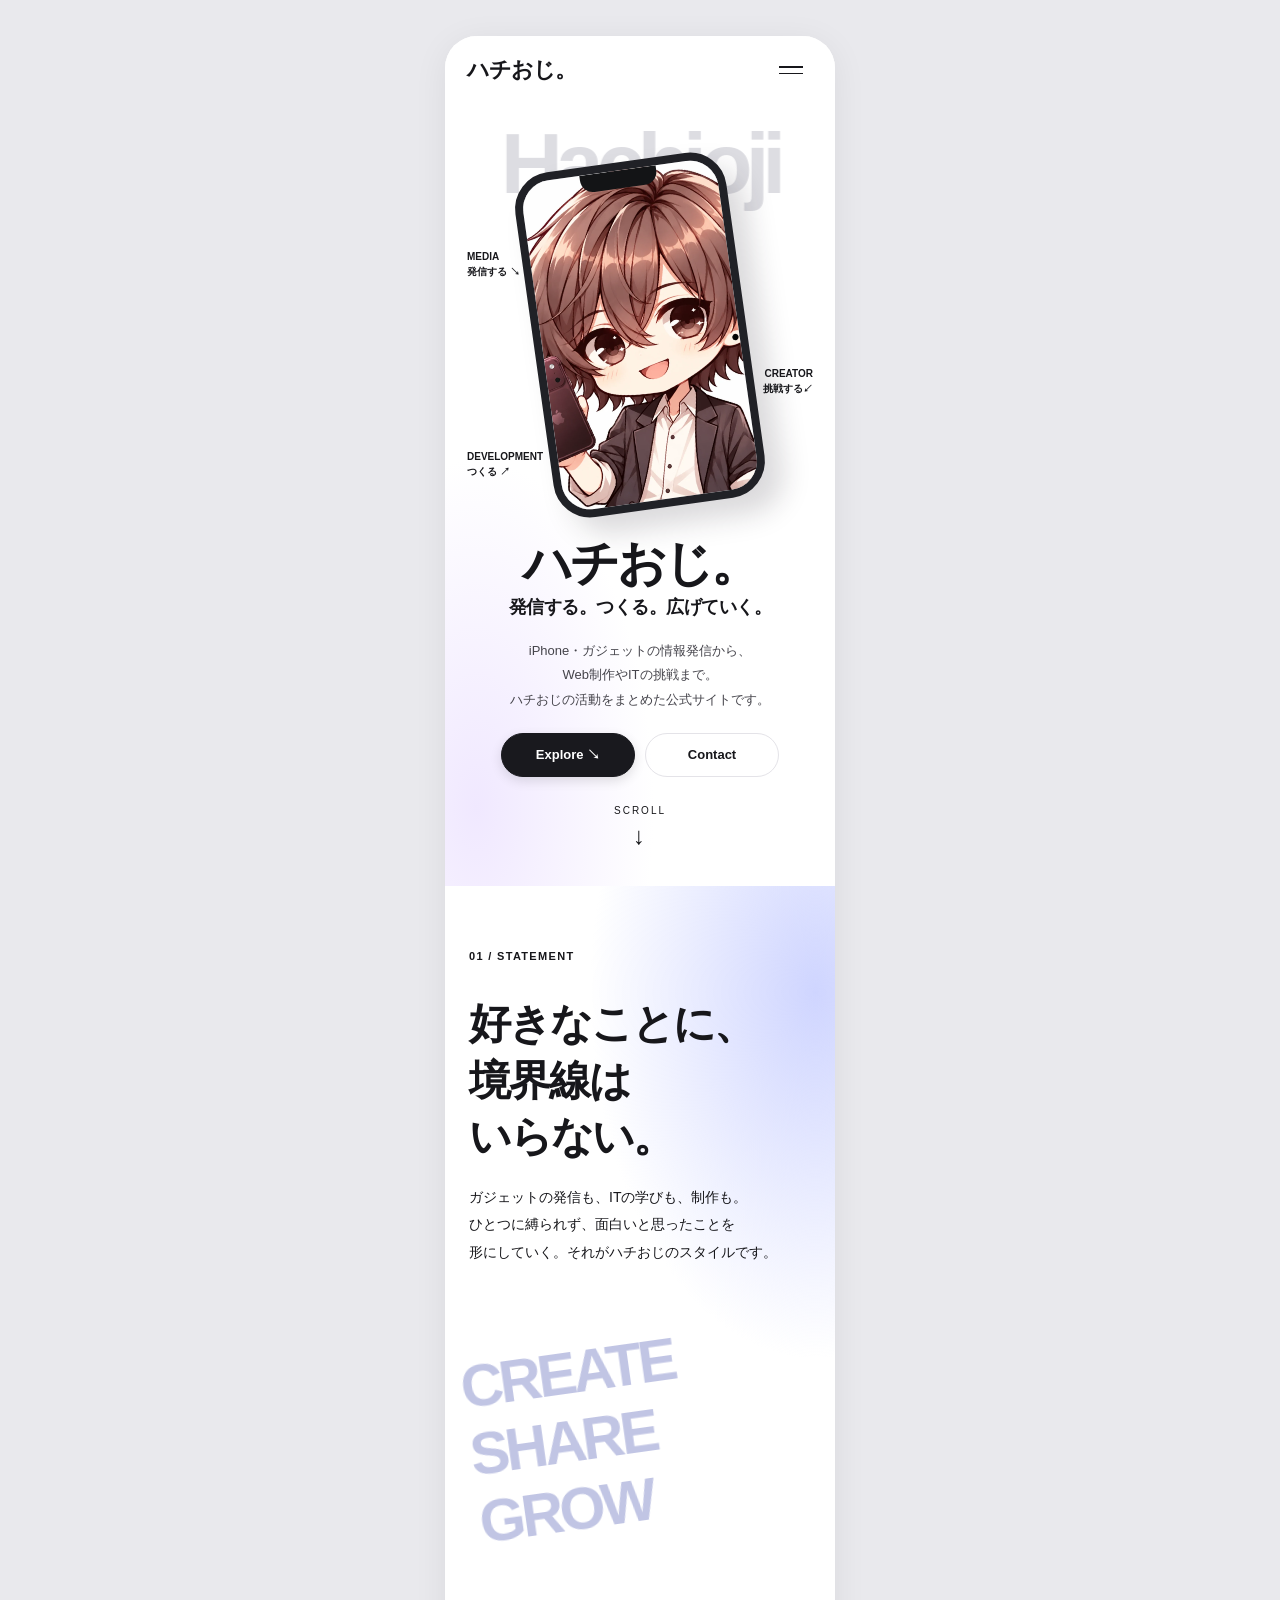
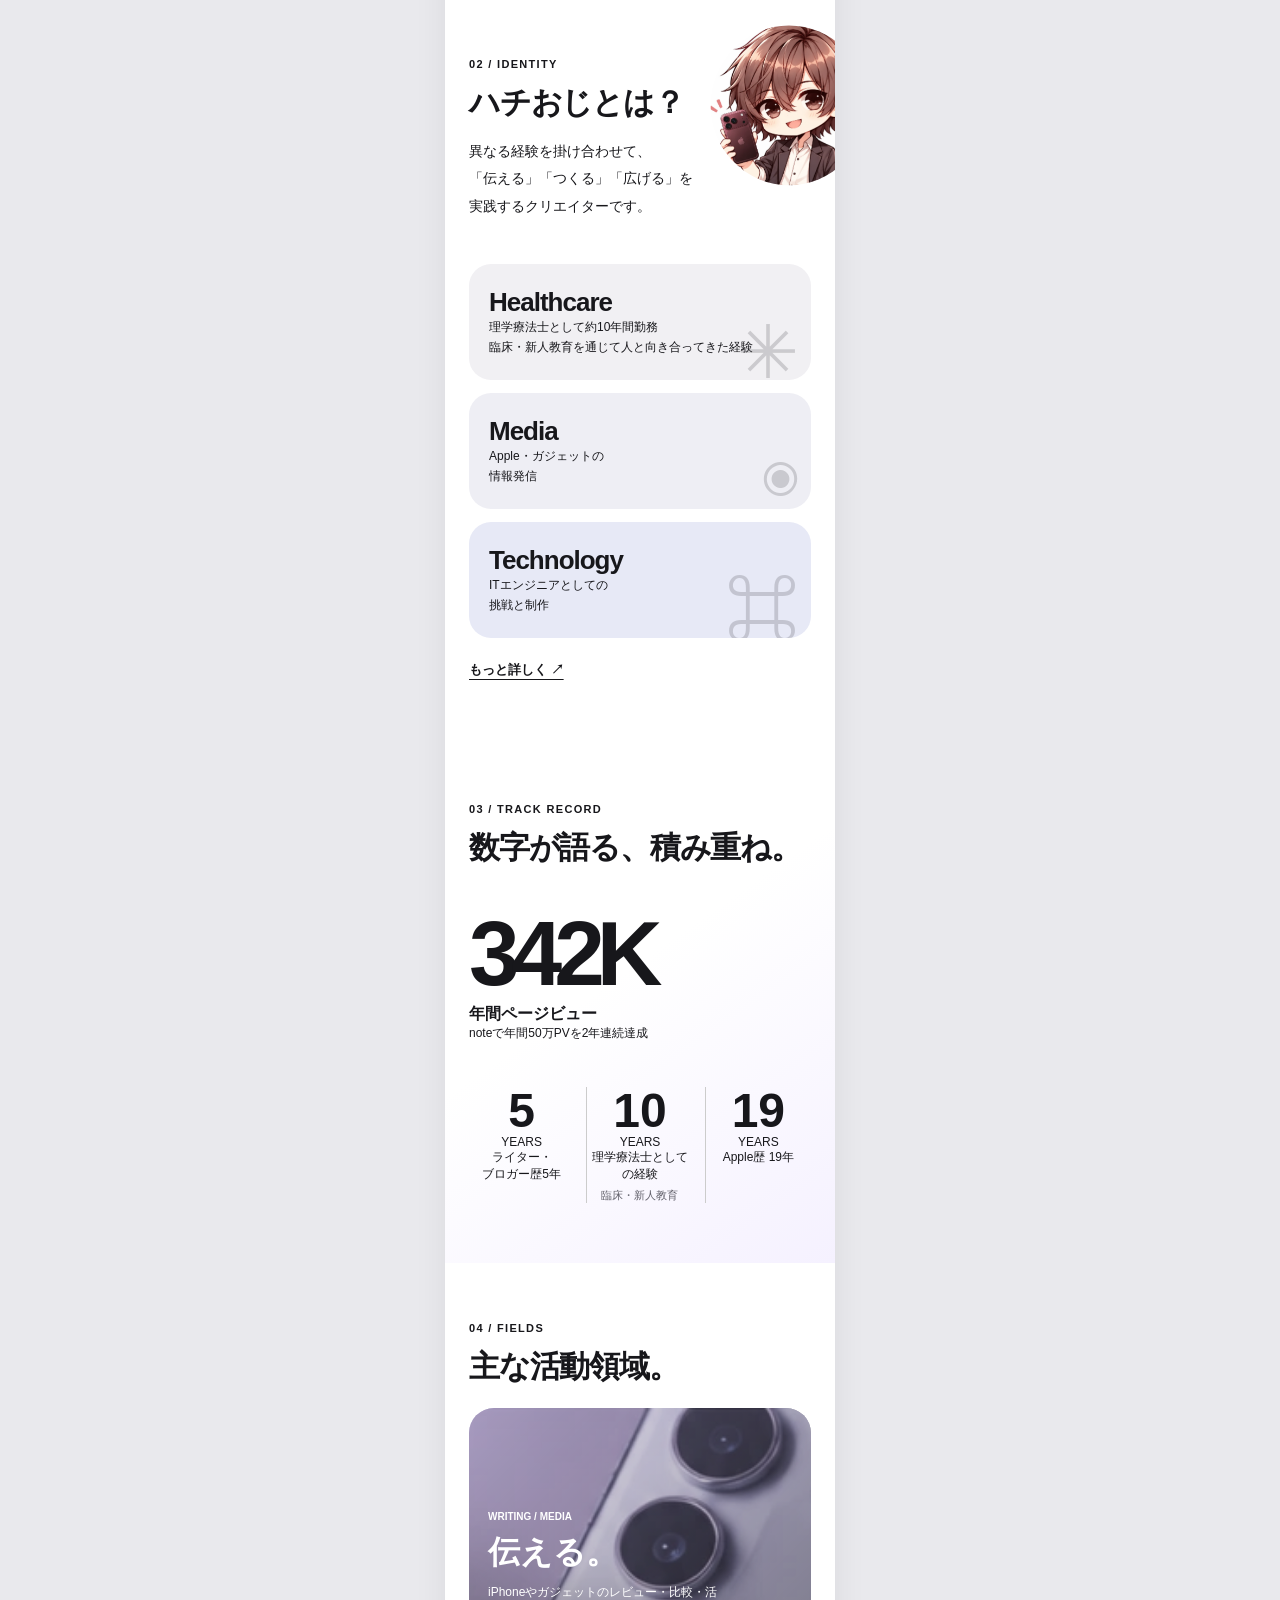
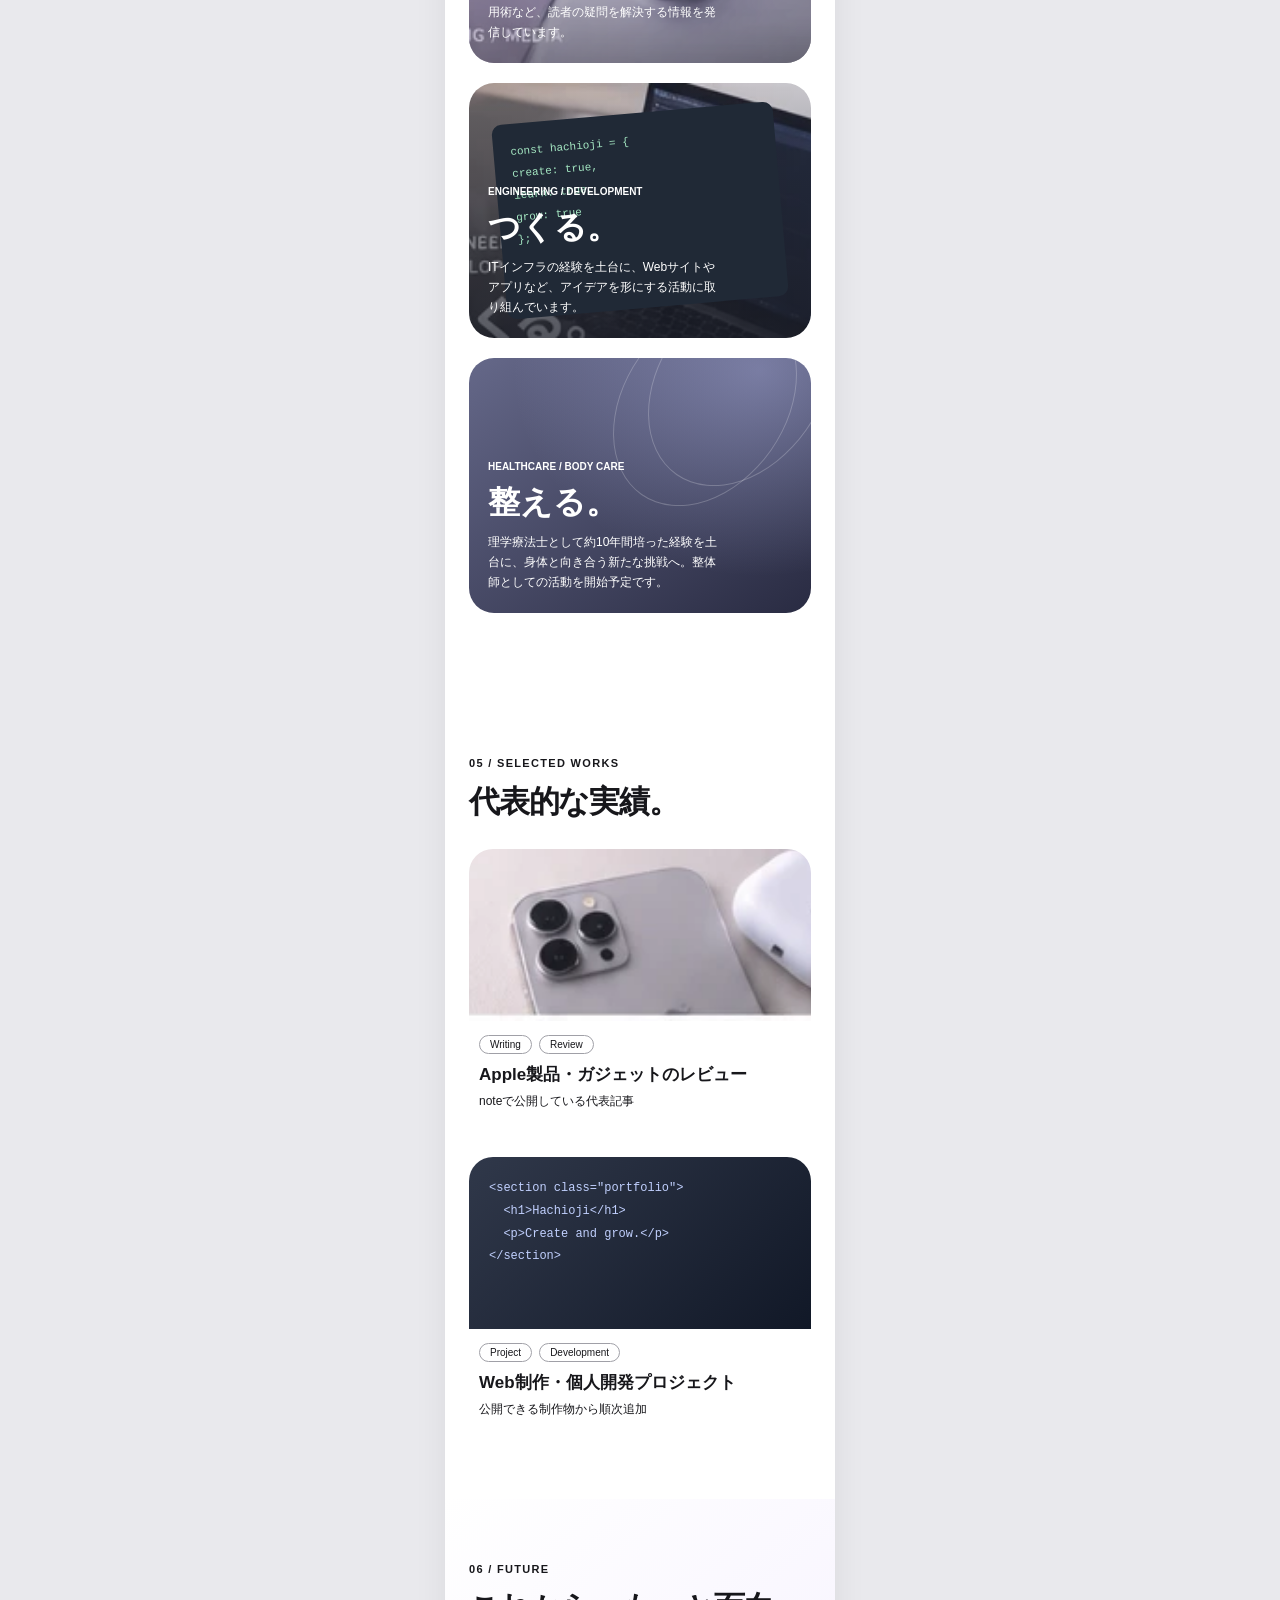
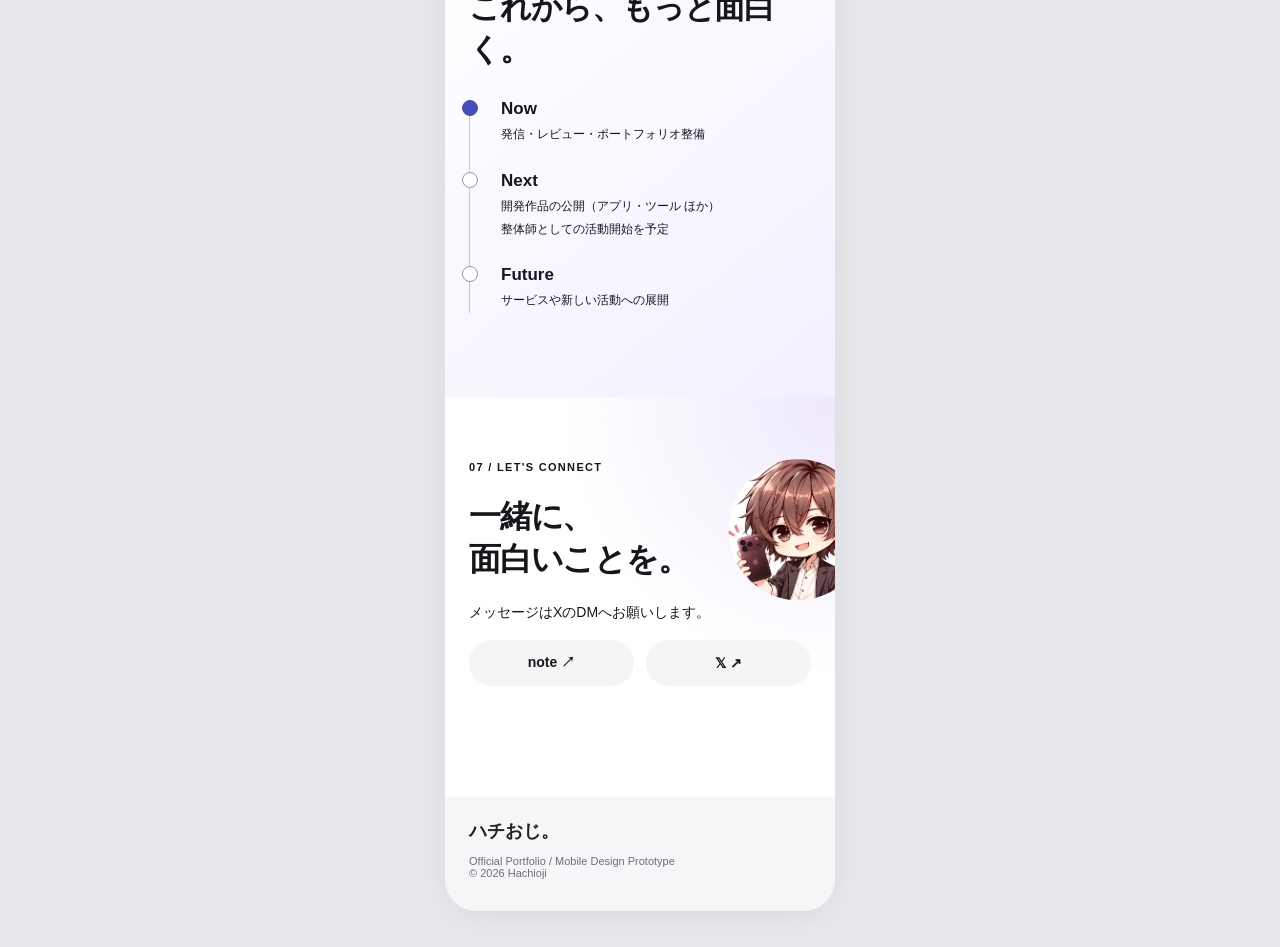
<file: hachioji-corrected/index.html>
<!doctype html>

<html lang="ja">
  <head>
    <meta charset="utf-8" />
    <meta content="width=device-width,initial-scale=1" name="viewport" />
    <title>ハチおじ。 | Official Portfolio Mockup</title>
    <meta content="#ffffff" name="theme-color" />
    <meta
      content="ハチおじの公式ポートフォリオ。約10年間の理学療法士経験を土台に、情報発信・IT・ボディケアなどの活動と挑戦を紹介します。"
      name="description"
    />
    <link href="style.css" rel="stylesheet" />
  </head>
  <body>
    <main class="site">
      <header class="site-header">
        <a aria-label="トップへ戻る" class="brand-link" href="#home">
          <strong> ハチおじ。 </strong>
        </a>
        <button
          aria-controls="site-nav"
          aria-expanded="false"
          aria-haspopup="true"
          aria-label="メニュー"
          class="burger"
          data-menu-toggle=""
          type="button"
        >
          <span> </span>
          <span> </span>
        </button>
      </header>
      <section class="hero" id="home">
        <div aria-label="ハチおじのブランドビジュアル" class="hero-stage">
          <div class="hero-word">Hachioji</div>
          <span class="callout c1">
            MEDIA
            <br />
            発信する ↘
          </span>
          <span class="callout c2">
            CREATOR
            <br />
            挑戦する↙
          </span>
          <span class="callout c3">
            DEVELOPMENT
            <br />
            つくる ↗
          </span>

          <div class="phone">
            <img
              alt="ハチおじ公式キャラクター"
              decoding="async"
              loading="eager"
              src="assets/hachioji-character.webp"
            />
          </div>
        </div>

        <h1>ハチおじ。</h1>
        <h2 class="statement-heading">
          <span class="statement-line">発信する。つくる。広げていく。</span>
        </h2>
        <p>
          iPhone・ガジェットの情報発信から、
          <br />
          Web制作やITの挑戦まで。
          <br />
          ハチおじの活動をまとめた公式サイトです。
        </p>
        <div class="actions">
          <a class="pill dark" href="#statement"> Explore ↘ </a>
          <a class="pill" href="#contact"> Contact </a>
        </div>
        <div class="scroll">SCROLL</div>
      </section>
      <section class="section statement" id="statement">
        <span aria-hidden="true" class="eyebrow"> 01 / STATEMENT </span>
        <h2 class="statement-heading">
          <span class="statement-line">好きなことに、</span>
          <br />
          <span class="statement-line">境界線は</span>
          <br />
          <span class="statement-line">いらない。</span>
        </h2>
        <p>
          ガジェットの発信も、ITの学びも、制作も。
          <br />
          ひとつに縛られず、面白いと思ったことを
          <br />
          形にしていく。それがハチおじのスタイルです。
        </p>
        <div class="ghost">
          <span class="ghost-line">CREATE</span>
          <br />
          <span class="ghost-line">SHARE</span>
          <br />
          <span class="ghost-line">GROW</span>
        </div>
      </section>
      <section class="section identity" id="identity">
        <span aria-hidden="true" class="eyebrow"> 02 / IDENTITY </span>
        <h2 class="statement-heading">
          <span class="statement-line">ハチおじとは？</span>
        </h2>
        <img
          alt="ハチおじ"
          class="mascot"
          decoding="async"
          loading="lazy"
          src="assets/hachioji-character.webp"
        />
        <p class="intro">
          異なる経験を掛け合わせて、
          <br />
          「伝える」「つくる」「広げる」を
          <br />
          実践するクリエイターです。
        </p>
        <div class="identity-list">
          <div class="strip">
            <div>
              <strong> Healthcare </strong>
              <small>
                理学療法士として約10年間勤務
                <br />
                臨床・新人教育を通じて人と向き合ってきた経験
              </small>
            </div>
            <span class="symbol"> ✳ </span>
          </div>
          <div class="strip">
            <div>
              <strong> Media </strong>
              <small>
                Apple・ガジェットの
                <br />
                情報発信
              </small>
            </div>
            <span class="symbol"> ◉ </span>
          </div>
          <div class="strip">
            <div>
              <strong> Technology </strong>
              <small>
                ITエンジニアとしての
                <br />
                挑戦と制作
              </small>
            </div>
            <span class="symbol"> ⌘ </span>
          </div>
        </div>
        <a class="link" href="about.html"> もっと詳しく ↗ </a>
      </section>
      <section class="section numbers" id="numbers">
        <span aria-hidden="true" class="eyebrow"> 03 / TRACK RECORD </span>
        <h2 class="statement-heading">
          <span class="statement-line">数字が語る、積み重ね。</span>
        </h2>
        <div class="mega" aria-label="50万以上">
          <span data-count-target="500" aria-hidden="true">500K</span>
          <span class="mega-more" aria-hidden="true">and more...</span>
        </div>
        <div class="label">年間ページビュー</div>
        <div class="small">noteで年間50万PVを2年連続達成</div>
        <div class="two">
          <div>
            <b> 5 </b>
            <span> YEARS </span>
            <span> ライター・<br />ブロガー歴5年 </span>
          </div>
          <div>
            <b>10</b>
            <span> YEARS </span>
            <span> 理学療法士としての経験 </span>
            <span class="record-detail"> 臨床・新人教育 </span>
          </div>
          <div>
            <b data-apple-years> 19 </b>
            <span> YEARS </span>
            <span data-apple-years-label> Apple歴 19年 </span>
          </div>
        </div>
      </section>
      <section class="section fields" id="fields">
        <span aria-hidden="true" class="eyebrow"> 04 / FIELDS </span>
        <h2 class="statement-heading">
          <span class="statement-line">主な活動領域。</span>
        </h2>
        <div class="project-image">
          <img
            alt="ハチおじのガジェット発信"
            decoding="async"
            loading="lazy"
            src="assets/media-iphone.webp"
          />
          <div class="project-info">
            <small> WRITING / MEDIA </small>
            <h3>伝える。</h3>
            <p>
              iPhoneやガジェットのレビュー・比較・活用術など、読者の疑問を解決する情報を発信しています。
            </p>
          </div>
        </div>
        <div class="project-image development-visual">
          <div class="code-window">
            const hachioji = {
            <br />
            create: true,
            <br />
            learn: true,
            <br />
            grow: true
            <br />
            };
          </div>
          <div class="project-info">
            <small> ENGINEERING / DEVELOPMENT </small>
            <h3>つくる。</h3>
            <p>
              ITインフラの経験を土台に、Webサイトやアプリなど、アイデアを形にする活動に取り組んでいます。
            </p>
          </div>
        </div>
        <div class="project-image healthcare-visual">
          <div class="project-info">
            <small> HEALTHCARE / BODY CARE </small>
            <h3>整える。</h3>
            <p>
              理学療法士として約10年間培った経験を土台に、身体と向き合う新たな挑戦へ。整体師としての活動を開始予定です。
            </p>
          </div>
        </div>
      </section>
      <section class="section works" id="works">
        <span aria-hidden="true" class="eyebrow"> 05 / SELECTED WORKS </span>
        <h2 class="statement-heading">
          <span class="statement-line">代表的な実績。</span>
        </h2>
        <div class="work">
          <div class="visual">
            <img
              alt="ガジェットレビューの代表例"
              decoding="async"
              loading="lazy"
              src="assets/review-product.webp"
            />
          </div>
          <div class="detail">
            <div class="chips">
              <span> Writing </span>
              <span> Review </span>
            </div>
            <h3>Apple製品・ガジェットのレビュー</h3>
            <p>noteで公開している代表記事</p>
          </div>
        </div>
        <div class="work">
          <div class="visual code">
            &lt;section class="portfolio"&gt;
            <br />
              &lt;h1&gt;Hachioji&lt;/h1&gt;
            <br />
              &lt;p&gt;Create and grow.&lt;/p&gt;
            <br />
            &lt;/section&gt;
          </div>
          <div class="detail">
            <div class="chips">
              <span> Project </span>
              <span> Development </span>
            </div>
            <h3>Web制作・個人開発プロジェクト</h3>
            <p>公開できる制作物から順次追加</p>
          </div>
        </div>
      </section>
      <section class="section future" id="future">
        <span aria-hidden="true" class="eyebrow"> 06 / FUTURE </span>
        <h2 class="statement-heading">
          <span class="statement-line">これから、もっと面白く。</span>
        </h2>
        <div class="timeline">
          <div class="milestone">
            <b> Now </b>
            <p>発信・レビュー・ポートフォリオ整備</p>
          </div>
          <div class="milestone">
            <b> Next </b>
            <p>
              開発作品の公開（アプリ・ツール ほか）<br />整体師としての活動開始を予定
            </p>
          </div>
          <div class="milestone">
            <b> Future </b>
            <p>サービスや新しい活動への展開</p>
          </div>
        </div>
      </section>
      <section class="section contact" id="contact">
        <span aria-hidden="true" class="eyebrow"> 07 / LET'S CONNECT </span>
        <img
          alt="ハチおじ"
          class="mascot"
          decoding="async"
          loading="lazy"
          src="assets/hachioji-character.webp"
        />
        <h2 class="statement-heading">
          <span class="statement-line">一緒に、</span>
          <br />
          <span class="statement-line">面白いことを。</span>
        </h2>
        <p>メッセージはXのDMへお願いします。</p>
        <div class="socials">
          <a
            data-external="note"
            href="https://note.com/hachiojiiphone"
            target="_blank"
            rel="noopener noreferrer"
          >
            note ↗
          </a>
          <a
            data-external="x"
            href="https://x.com/hachiojiiphone"
            target="_blank"
            rel="noopener noreferrer"
          >
            𝕏 ↗
          </a>
        </div>
      </section>
      <footer>
        <strong> ハチおじ。 </strong>
        Official Portfolio / Mobile Design Prototype
        <br />
        © 2026 Hachioji
      </footer>
    </main>
    <div
      aria-hidden="true"
      class="menu-backdrop"
      data-menu-backdrop=""
      hidden=""
    ></div>
    <nav
      aria-label="サイト内ナビゲーション（ポップアップ）"
      class="site-nav"
      hidden=""
      id="site-nav"
      tabindex="-1"
    >
      <a href="#home"> Home </a>
      <a href="#identity"> About </a>
      <a href="#numbers"> Achievements </a>
      <a href="#fields"> Activities </a>
      <a href="#works"> Works </a>
      <a href="#future"> Future </a>
      <a href="#contact"> Contact </a>
    </nav>

    <script defer="True" src="script.js"></script>
  </body>
</html>
</file>
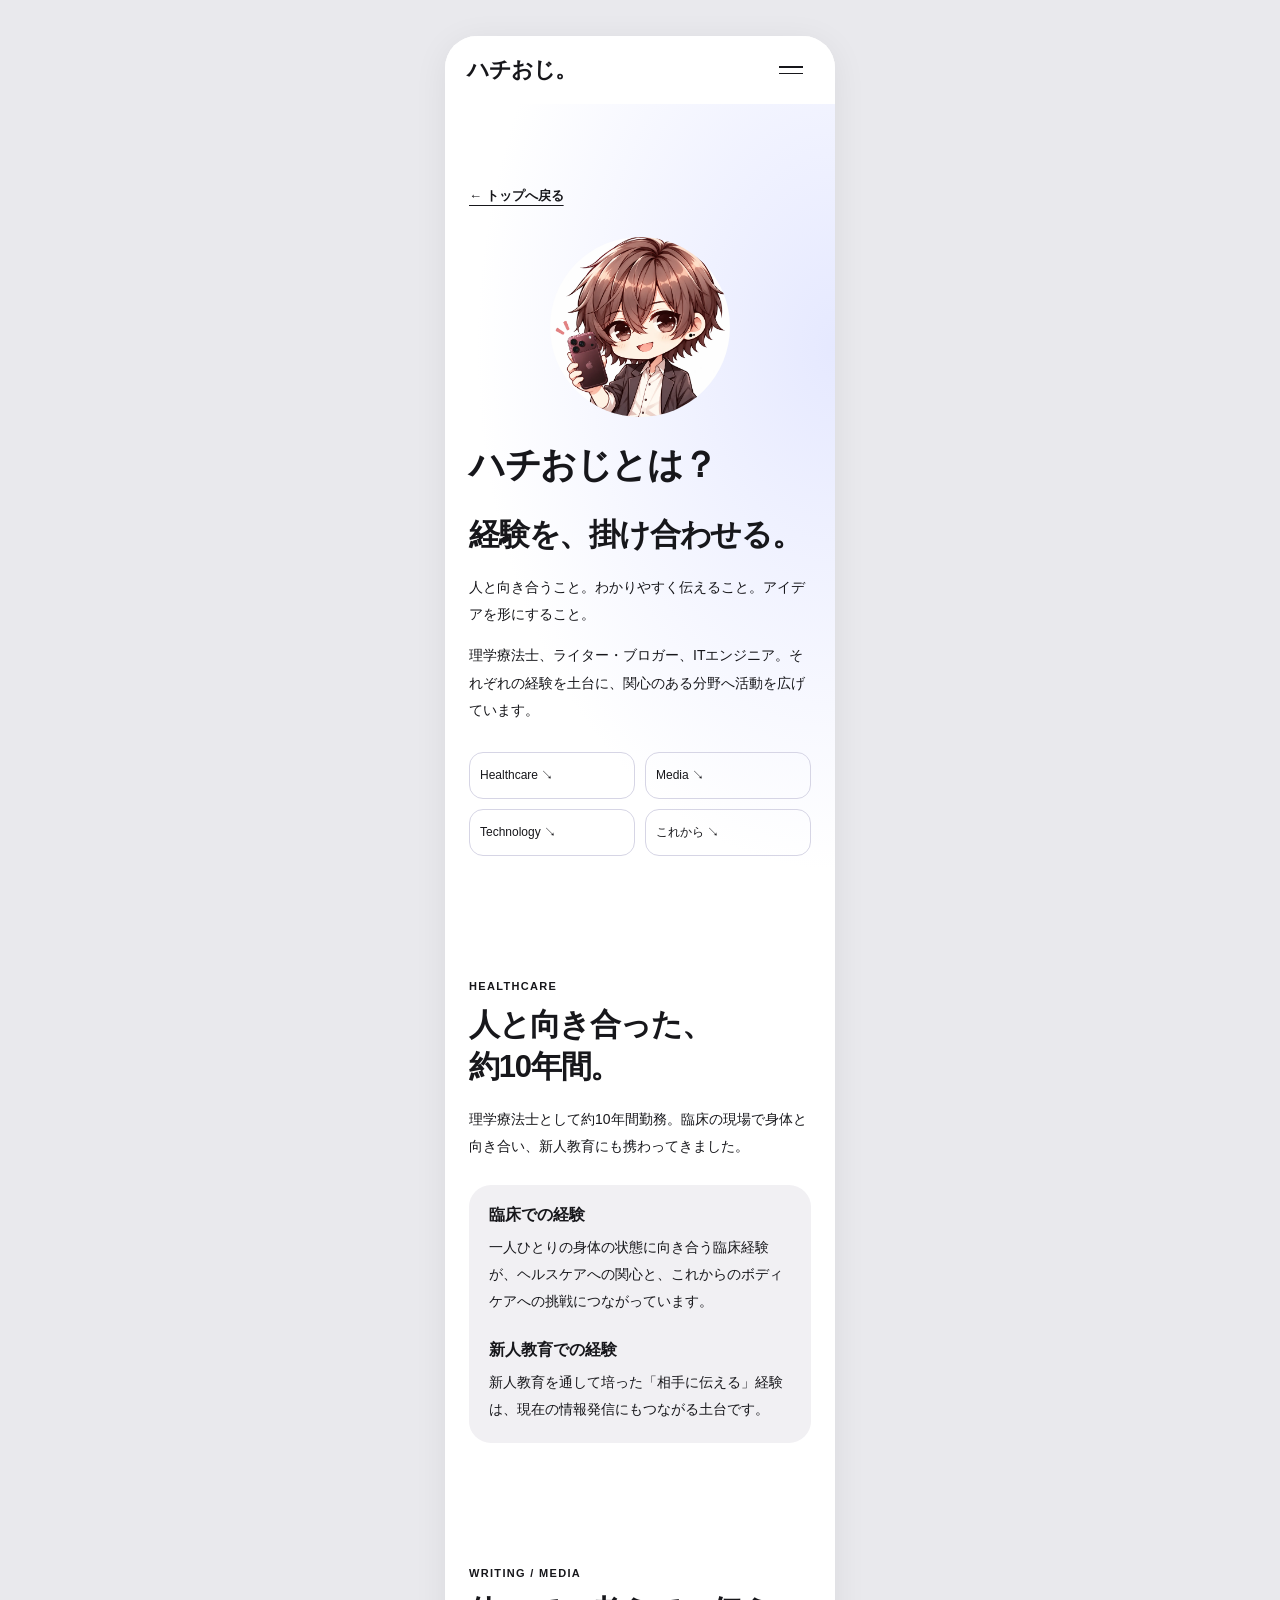
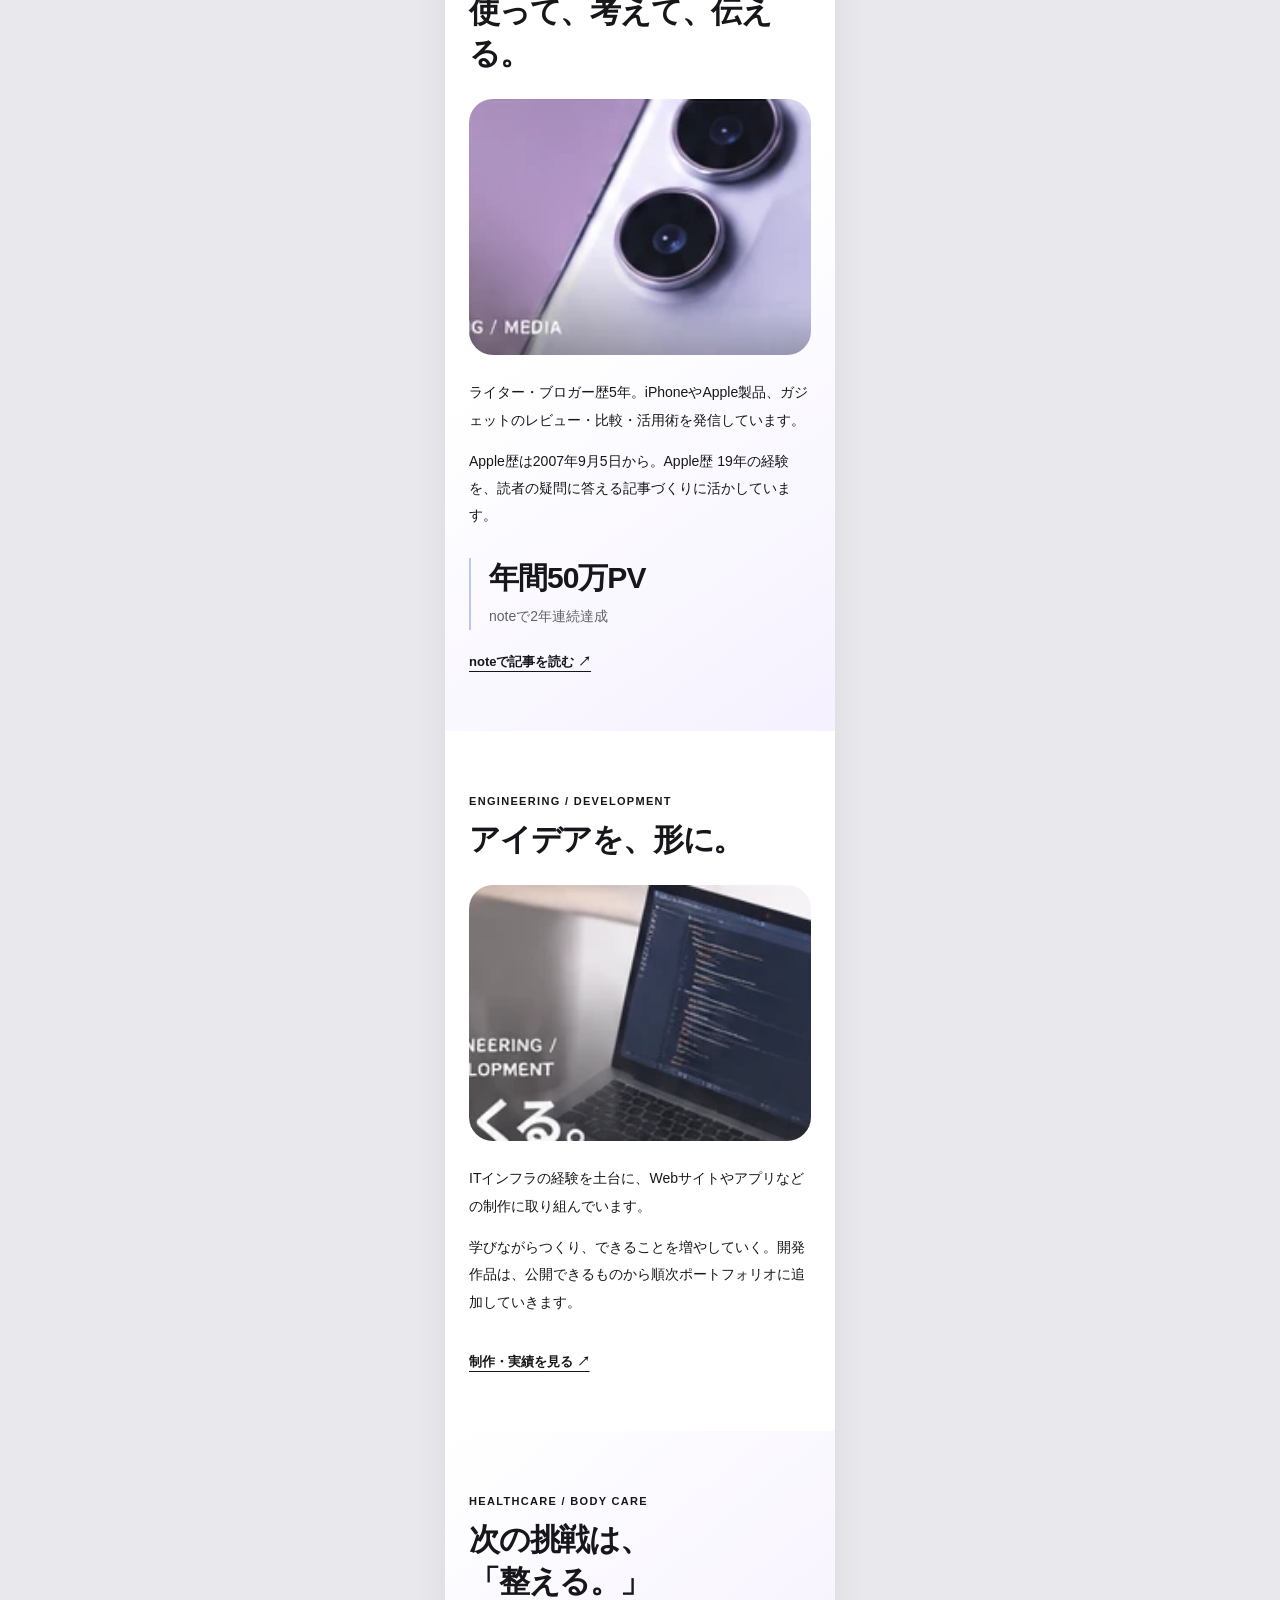
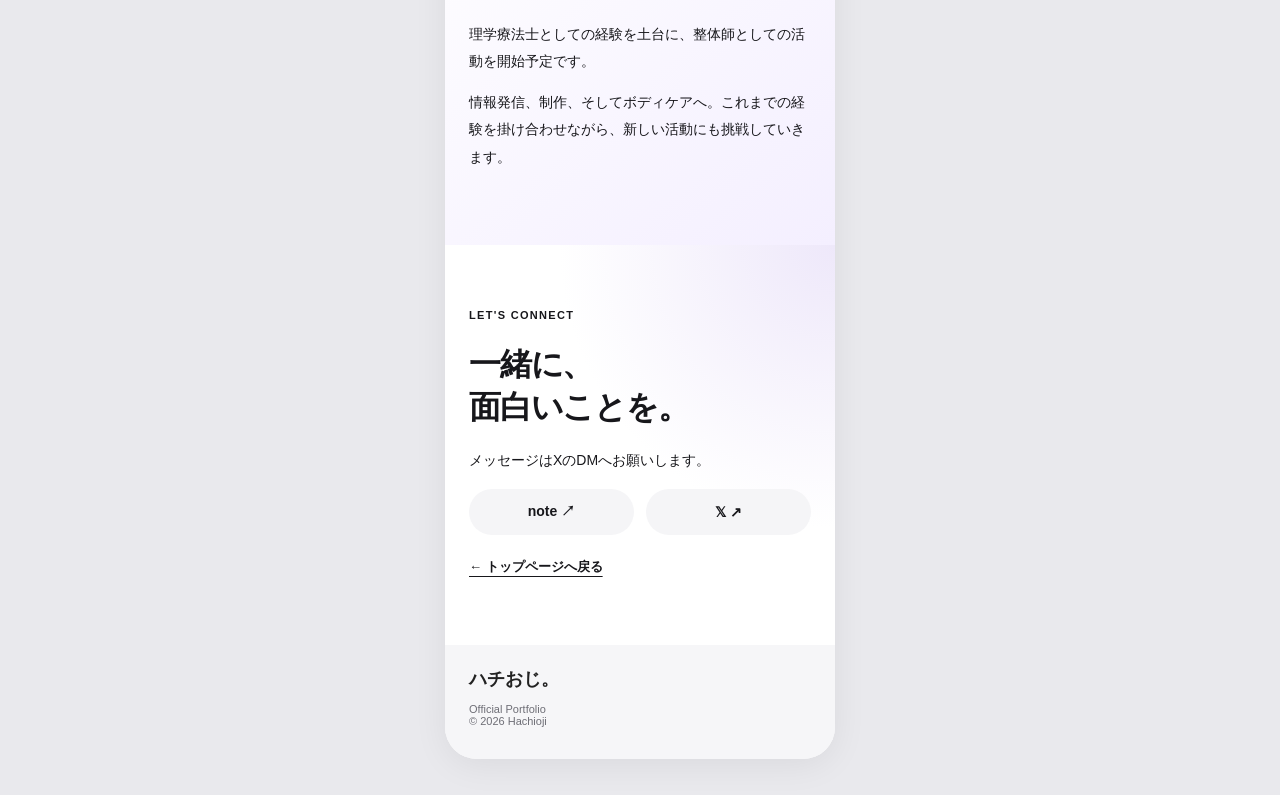
<file: hachioji-corrected/about.html>
<!doctype html>
<html lang="ja">
  <head>
    <meta charset="utf-8" />
    <meta content="width=device-width,initial-scale=1" name="viewport" />
    <title>ハチおじとは？ | ハチおじ。Official Portfolio</title>
    <meta
      name="description"
      content="ハチおじの経歴と活動。理学療法士として約10年間の経験、ライター・ブロガーとしての発信、ITでの制作、ボディケアへの新しい挑戦を紹介します。"
    />
    <meta content="#ffffff" name="theme-color" />
    <link href="style.css" rel="stylesheet" />
    <script defer src="script.js"></script>
  </head>
  <body>
    <main class="site about-page">
      <header class="site-header">
        <a aria-label="トップページへ戻る" class="brand-link" href="index.html">
          <strong>ハチおじ。</strong>
        </a>
        <button
          aria-controls="site-nav"
          aria-expanded="false"
          aria-haspopup="true"
          aria-label="メニュー"
          class="burger"
          data-menu-toggle
          type="button"
        >
          <span></span><span></span>
        </button>
      </header>
      <section class="section about-intro" id="about">
        <a class="link about-back" href="index.html#identity">← トップへ戻る</a>
        <div class="about-portrait">
          <img
            src="assets/hachioji-character.webp"
            alt="ハチおじ公式キャラクター"
            width="180"
            height="180"
            decoding="async"
          />
        </div>
        <h1>ハチおじとは？</h1>
        <h2 class="statement-heading">
          <span class="statement-line">経験を、掛け合わせる。</span>
        </h2>
        <p>
          人と向き合うこと。わかりやすく伝えること。アイデアを形にすること。
        </p>
        <p>
          理学療法士、ライター・ブロガー、ITエンジニア。それぞれの経験を土台に、関心のある分野へ活動を広げています。
        </p>
        <nav class="about-links" aria-label="プロフィール内の目次">
          <a href="#healthcare">Healthcare ↘</a>
          <a href="#media">Media ↘</a>
          <a href="#technology">Technology ↘</a>
          <a href="#next">これから ↘</a>
        </nav>
      </section>
      <section class="section" id="healthcare">
        <span class="eyebrow">HEALTHCARE</span>
        <h2 class="statement-heading">
          <span class="statement-line">人と向き合った、</span><br />
          <span class="statement-line">約10年間。</span>
        </h2>
        <p>
          理学療法士として約10年間勤務。臨床の現場で身体と向き合い、新人教育にも携わってきました。
        </p>
        <div class="about-experience">
          <h3>臨床での経験</h3>
          <p>
            一人ひとりの身体の状態に向き合う臨床経験が、ヘルスケアへの関心と、これからのボディケアへの挑戦につながっています。
          </p>
          <h3>新人教育での経験</h3>
          <p>
            新人教育を通して培った「相手に伝える」経験は、現在の情報発信にもつながる土台です。
          </p>
        </div>
      </section>
      <section class="section about-media" id="media">
        <span class="eyebrow">WRITING / MEDIA</span>
        <h2 class="statement-heading">
          <span class="statement-line">使って、考えて、伝える。</span>
        </h2>
        <img
          class="about-image"
          src="assets/media-iphone.webp"
          alt="iPhoneやガジェットの情報発信"
          loading="lazy"
          decoding="async"
        />
        <p>
          ライター・ブロガー歴5年。iPhoneやApple製品、ガジェットのレビュー・比較・活用術を発信しています。
        </p>
        <p>
          Apple歴は2007年9月5日から。<span data-apple-years-label
            >Apple歴 19年</span
          >の経験を、読者の疑問に答える記事づくりに活かしています。
        </p>
        <div class="about-highlight">
          <strong>年間50万PV</strong>
          <p>noteで2年連続達成</p>
        </div>
        <a
          class="link"
          data-external="note"
          href="https://note.com/hachiojiiphone"
          target="_blank"
          rel="noopener noreferrer"
          >noteで記事を読む ↗</a
        >
      </section>
      <section class="section" id="technology">
        <span class="eyebrow">ENGINEERING / DEVELOPMENT</span>
        <h2 class="statement-heading">
          <span class="statement-line">アイデアを、形に。</span>
        </h2>
        <img
          class="about-image"
          src="assets/developer-workspace.webp"
          alt="IT・Web制作のワークスペース"
          loading="lazy"
          decoding="async"
        />
        <p>
          ITインフラの経験を土台に、Webサイトやアプリなどの制作に取り組んでいます。
        </p>
        <p>
          学びながらつくり、できることを増やしていく。開発作品は、公開できるものから順次ポートフォリオに追加していきます。
        </p>
        <a class="link" href="index.html#works">制作・実績を見る ↗</a>
      </section>
      <section class="section future" id="next">
        <span class="eyebrow">HEALTHCARE / BODY CARE</span>
        <h2 class="statement-heading">
          <span class="statement-line">次の挑戦は、</span><br />
          <span class="statement-line">「整える。」</span>
        </h2>
        <p>
          理学療法士としての経験を土台に、整体師としての活動を開始予定です。
        </p>
        <p>
          情報発信、制作、そしてボディケアへ。これまでの経験を掛け合わせながら、新しい活動にも挑戦していきます。
        </p>
      </section>
      <section class="section contact" id="contact">
        <span class="eyebrow">LET'S CONNECT</span>
        <h2 class="statement-heading">
          <span class="statement-line">一緒に、</span><br />
          <span class="statement-line">面白いことを。</span>
        </h2>
        <p>メッセージはXのDMへお願いします。</p>
        <div class="socials">
          <a
            data-external="note"
            href="https://note.com/hachiojiiphone"
            target="_blank"
            rel="noopener noreferrer"
            >note ↗</a
          >
          <a
            data-external="x"
            href="https://x.com/hachiojiiphone"
            target="_blank"
            rel="noopener noreferrer"
            >𝕏 ↗</a
          >
        </div>
        <a class="link" href="index.html">← トップページへ戻る</a>
      </section>
      <footer>
        <strong>ハチおじ。</strong>
        Official Portfolio<br />© 2026 Hachioji
      </footer>
    </main>
    <div
      aria-hidden="true"
      class="menu-backdrop"
      data-menu-backdrop
      hidden
    ></div>
    <nav
      aria-label="サイト内ナビゲーション（ポップアップ）"
      class="site-nav"
      hidden
      id="site-nav"
      tabindex="-1"
    >
      <a href="index.html">Home</a>
      <a href="#about">About</a>
      <a href="#healthcare">Healthcare</a>
      <a href="#media">Media</a>
      <a href="#technology">Technology</a>
      <a href="#next">Future</a>
      <a href="#contact">Contact</a>
    </nav>
  </body>
</html>
</file>
<file: hachioji-corrected/style.css>
/* Hachioji — clean mobile-first stylesheet, 2026-11-15 */
:root {
  --ink: #17171b;
  --sub: #62616b;
  --muted: #92909b;
  --lav: #bfc4f8;
  --focus: #555edb;
}
* {
  box-sizing: border-box;
}
html {
  scroll-behavior: smooth;
  scroll-padding-top: 80px;
}
body {
  min-width: 320px;
  margin: 0;
  background: #e9e9ed;
  color: var(--ink);
  font-family:
    -apple-system, BlinkMacSystemFont, "Hiragino Kaku Gothic ProN", "Yu Gothic",
    sans-serif;
}
a {
  text-decoration: none;
  color: inherit;
}
button {
  font: inherit;
}
[hidden] {
  display: none !important;
}
.site {
  width: 100%;
  max-width: 390px;
  margin: 0 auto;
  background: #fff;
  overflow: clip;
  box-shadow: 0 6px 35px #0001;
}
.about-intro {
  padding-top: 12px;
  background: radial-gradient(ellipse at 100% 30%, #cfd5ff88, transparent 65%);
}
.about-back {
  margin-top: 0;
}
.about-portrait {
  margin: 32px 0 24px;
}
.about-portrait img {
  display: block;
  width: 180px;
  height: 180px;
  margin: auto;
  border-radius: 50%;
  object-fit: cover;
}
.about-page h1 {
  font-size: 36px;
  letter-spacing: -1.5px;
  margin: 0 0 24px;
}
.about-links {
  display: grid;
  grid-template-columns: repeat(2, minmax(0, 1fr));
  gap: 10px;
  margin-top: 28px;
}
.about-links a {
  padding: 14px 10px;
  border: 1px solid #d6d5e5;
  border-radius: 14px;
  font-size: 12px;
}
.about-links a:focus-visible {
  outline: 3px solid var(--focus);
  outline-offset: 3px;
}
.about-experience {
  padding: 20px;
  margin-top: 24px;
  background: #f1f0f3;
  border-radius: 22px;
}
.about-experience h3 {
  margin: 0 0 8px;
  font-size: 16px;
}
.about-experience p {
  margin: 0 0 24px;
}
.about-experience p:last-child {
  margin-bottom: 0;
}
.about-media {
  background: linear-gradient(145deg, #fff 45%, #f5f1ff);
}
.about-image {
  display: block;
  width: 100%;
  aspect-ratio: 4 / 3;
  object-fit: cover;
  border-radius: 24px;
  margin: 24px 0;
}
.about-highlight {
  margin-top: 28px;
  padding-left: 18px;
  border-left: 2px solid var(--lav);
}
.about-highlight strong {
  font-size: 30px;
  letter-spacing: -1px;
}
.about-highlight p {
  margin: 4px 0 0;
  color: var(--sub);
}
/* Header & menu */
.site-header {
  height: 68px;
  padding: 12px 22px;
  display: flex;
  align-items: center;
  justify-content: space-between;
  background: #fff;
  position: relative;
  z-index: 5;
}
.brand-link {
  display: inline-flex;
  align-items: center;
  min-height: 44px;
}
.site-header strong {
  font-size: 22px;
  letter-spacing: -1px;
}
.burger {
  width: 44px;
  height: 44px;
  border: 0;
  background: transparent;
  border-radius: 12px;
  display: grid;
  align-content: center;
  justify-items: center;
  gap: 5px;
  cursor: pointer;
}
.burger span {
  display: block;
  width: 24px;
  height: 1.5px;
  background: var(--ink);
  transition: transform 0.2s ease;
}
.burger[aria-expanded="true"] span:first-child {
  transform: translateY(3.25px) rotate(45deg);
}
.burger[aria-expanded="true"] span:last-child {
  transform: translateY(-3.25px) rotate(-45deg);
}
.menu-backdrop {
  position: fixed;
  inset: 0;
  z-index: 1000;
  background: #12121855;
  backdrop-filter: blur(4px);
  -webkit-backdrop-filter: blur(4px);
}
.site-nav {
  position: fixed;
  z-index: 1001;
  top: 76px;
  right: max(16px, calc((100vw - 390px) / 2 + 16px));
  left: auto;
  width: min(310px, calc(100vw - 32px));
  max-height: calc(100dvh - 100px);
  overflow: auto;
  display: flex;
  flex-direction: column;
  gap: 5px;
  padding: 12px;
  background: #fffffff9;
  border: 1px solid #e8e7ed;
  border-radius: 20px;
  box-shadow: 0 18px 55px #19192333;
}
.site-nav a {
  display: flex;
  align-items: center;
  min-height: 44px;
  padding: 10px 16px;
  border-radius: 10px;
  font-size: 14px;
  font-weight: 650;
}
.site-nav a:hover,
.site-nav a:focus-visible {
  background: #f0eff9;
}
body.menu-open {
  overflow: hidden;
}
.burger:focus-visible,
.pill:focus-visible,
.site-nav a:focus-visible,
.socials a:focus-visible,
.link:focus-visible {
  outline: 3px solid var(--focus);
  outline-offset: 3px;
}
/* Hero: positioning is confined to the stage. Never overlap text below. */
.hero {
  min-height: 0;
  position: relative;
  padding: 0 22px 36px;
  background:
    radial-gradient(ellipse at 8% 90%, #f0e8ff 0%, transparent 35%), #fff;
}
.hero-stage {
  position: relative;
  isolation: isolate;
  width: 100%;
  height: 430px;
}
.hero-word {
  position: absolute;
  top: 16px;
  left: 50%;
  transform: translateX(-50%);
  font-size: clamp(64px, 19vw, 86px);
  font-weight: 850;
  letter-spacing: -7px;
  line-height: 1;
  color: #dddde2;
  white-space: nowrap;
  z-index: 0;
  pointer-events: none;
}
.phone {
  position: absolute;
  left: 50%;
  top: 57px;
  z-index: 1;
  width: 213px;
  height: 348px;
  margin: 0;
  border: 8px solid #202126;
  border-radius: 37px;
  transform: translateX(-50%) rotate(-8deg);
  transform-origin: center;
  box-shadow:
    16px 18px 28px #26202a2b,
    inset 0 0 0 2px #7d8189;
  background: #f4f1f3;
  overflow: hidden;
}
.phone:before {
  content: "";
  position: absolute;
  z-index: 2;
  top: 0;
  left: 50%;
  transform: translateX(-50%);
  width: 77px;
  height: 18px;
  background: #131416;
  border-radius: 0 0 13px 13px;
}
.phone img {
  width: 100%;
  height: 100%;
  object-fit: cover;
  object-position: center;
  display: block;
}
.hero-stage .callout {
  position: absolute;
  z-index: 2;
  width: 75px;
  font-size: 10px;
  line-height: 1.5;
  font-weight: 750;
  pointer-events: none;
  overflow-wrap: normal;
}
.hero-stage .callout.c1 {
  top: 145px;
  left: 0;
  text-align: left;
}
.hero-stage .callout.c2 {
  top: 262px;
  right: 0;
  text-align: right;
}
.hero-stage .callout.c3 {
  top: 345px;
  left: 0;
  text-align: left;
}
.hero h1 {
  margin: 0 0 2px;
  font-size: 49px;
  line-height: 1.2;
  letter-spacing: -3px;
  text-align: center;
}
.hero h2 {
  margin: 0;
  text-align: center;
  font-size: 18px;
  letter-spacing: -0.5px;
}
.hero p {
  text-align: center;
  color: #45444b;
  font-size: 13px;
  line-height: 1.9;
  margin: 20px auto;
  max-width: 310px;
}
.actions {
  display: flex;
  gap: 10px;
  justify-content: center;
}
.pill {
  display: inline-flex;
  justify-content: center;
  align-items: center;
  border: 1px solid #e4e3e8;
  border-radius: 50px;
  min-width: 134px;
  min-height: 44px;
  padding: 9px 16px;
  font-size: 13px;
  font-weight: 650;
}
.pill.dark {
  color: #fff;
  background: #19191e;
  border-color: #19191e;
}
.scroll {
  text-align: center;
  font-size: 10px;
  letter-spacing: 2px;
  margin-top: 28px;
}
.scroll:after {
  content: "↓";
  display: block;
  font-size: 24px;
  font-weight: 200;
  margin-top: 6px;
}
/* Sections */
.section {
  padding: 60px 24px;
  position: relative;
  scroll-margin-top: 24px;
}
.eyebrow {
  font-size: 11px;
  letter-spacing: 0.12em;
  font-weight: 600;
}
.section h2 {
  font-size: 31px;
  line-height: 1.35;
  letter-spacing: -1.2px;
  margin: 10px 0 18px;
}
.section p {
  font-size: 14px;
  line-height: 1.95;
}
.statement {
  min-height: 610px;
  background:
    radial-gradient(ellipse at 95% 15%, #cfd5ff 0%, transparent 43%), #fff;
}
.statement h2 {
  font-size: 42px;
  letter-spacing: -2px;
  margin-top: 32px;
}
.statement-line {
  display: inline-block;
}
.ghost-line {
  display: inline-block;
}
@media (prefers-reduced-motion: no-preference) {
  .ghost.is-waiting .ghost-line {
    opacity: 0;
    transform: translateY(24px);
  }
  .ghost.is-visible .ghost-line {
    animation: statementReveal 0.85s cubic-bezier(0.22, 1, 0.36, 1) both;
    animation-delay: 1s;
  }
  .statement-heading.is-waiting .statement-line {
    opacity: 0;
    transform: translateY(24px);
  }
  .statement-heading.is-visible .statement-line {
    animation: statementReveal 0.65s cubic-bezier(0.22, 1, 0.36, 1) both;
    animation-delay: 0.5s;
  }
  .statement-heading.is-visible .statement-line:nth-of-type(2) {
    animation-delay: 1.35s;
  }
  .statement-heading.is-visible .statement-line:nth-of-type(3) {
    animation-delay: 1.7s;
  }
  @keyframes statementReveal {
    from {
      opacity: 0;
      transform: translateY(24px);
    }
    to {
      opacity: 1;
      transform: translateY(0);
    }
  }
}
.ghost {
  font-size: 59px;
  font-weight: 850;
  letter-spacing: -4px;
  line-height: 1.15;
  color: #c1c5e4;
  transform: rotate(-8deg);
  margin: 65px 0 0;
}
.identity h2 {
  margin-bottom: 6px;
}
.identity .intro {
  max-width: 255px;
}
.mascot {
  position: absolute;
  right: -34px;
  top: 26px;
  width: 160px;
  height: 170px;
  object-fit: cover;
  object-position: top;
  clip-path: ellipse(49% 47% at 50% 50%);
}
.identity-list {
  margin-top: 44px;
  display: grid;
  gap: 13px;
}
.strip {
  border-radius: 22px;
  padding: 20px;
  height: 116px;
  display: flex;
  align-items: center;
  background: #f1f0f3;
  position: relative;
  overflow: hidden;
}
.strip:nth-child(2) {
  background: #eeeef4;
}
.strip:nth-child(3) {
  background: #e7e9f6;
}
.strip strong {
  font-size: 26px;
  letter-spacing: -1px;
}
.strip small {
  display: block;
  font-size: 12px;
  line-height: 1.6;
}
.strip .symbol {
  font-size: 74px;
  position: absolute;
  right: 12px;
  bottom: -15px;
  opacity: 0.17;
}
.link {
  display: inline-block;
  text-decoration: underline;
  text-underline-offset: 5px;
  margin: 23px 0 0;
  font-size: 13px;
  font-weight: 700;
}
.numbers {
  background: linear-gradient(145deg, #fff 45%, #f5f1ff);
  min-height: 520px;
}
.mega {
  display: flex;
  align-items: baseline;
  gap: 12px;
  font-variant-numeric: tabular-nums;
  font-size: 91px;
  font-weight: 850;
  letter-spacing: -8px;
  line-height: 1.1;
  margin-top: 35px;
}
.mega-more {
  flex-shrink: 0;
  white-space: nowrap;
  color: var(--focus);
  font-size: 18px;
  font-weight: 650;
  letter-spacing: 0.03em;
  line-height: 1.3;
}
@media (prefers-reduced-motion: no-preference) {
  .mega.is-waiting .mega-more,
  .mega.is-counting .mega-more {
    opacity: 0;
    transform: translateY(10px);
  }
  .mega.is-counted .mega-more {
    animation: statementReveal 0.6s ease-out both;
  }
}
.numbers .label {
  font-size: 16px;
  font-weight: 750;
}
.numbers .small {
  font-size: 12px;
}
.two {
  display: flex;
  margin-top: 45px;
  gap: 12px;
}
.two > div {
  flex: 1;
  min-width: 0;
  text-align: center;
}
.two > div + div {
  border-left: 1px solid #ccc;
}
.two b {
  font-size: 48px;
  line-height: 1;
}
.two b small {
  font-size: 16px;
  margin-right: 4px;
}
.two span {
  display: block;
  font-size: 12px;
}
.two .record-detail {
  margin-top: 5px;
  color: var(--sub);
  font-size: 11px;
}
.fields {
  padding-top: 55px;
}
.project-image {
  height: 255px;
  border-radius: 25px;
  overflow: hidden;
  position: relative;
  margin: 20px 0;
  background: linear-gradient(135deg, #aaa2d3, #24212d);
  color: #fff;
}
.project-image > img {
  width: 100%;
  height: 100%;
  object-fit: cover;
  opacity: 0.56;
  filter: saturate(0.6);
}
.project-info {
  position: absolute;
  bottom: 20px;
  left: 19px;
  right: 19px;
}
.project-info small {
  font-size: 10px;
  font-weight: 700;
}
.project-info h3 {
  font-size: 32px;
  margin: 7px 0;
}
.project-info p {
  font-size: 12px;
  line-height: 1.7;
  margin: 0;
  max-width: 235px;
}
.development-visual {
  background:
    linear-gradient(0deg, #151823b8, #15182333),
    url("assets/developer-workspace.webp") center/cover no-repeat;
}
.healthcare-visual {
  background:
    radial-gradient(ellipse at 85% 5%, #bfc4f866, transparent 60%),
    linear-gradient(145deg, #656889, #292b42);
}
.healthcare-visual::before,
.healthcare-visual::after {
  content: "";
  position: absolute;
  width: 160px;
  height: 220px;
  top: -85px;
  right: -10px;
  border: 1px solid #ffffff38;
  border-radius: 50%;
  transform: rotate(35deg);
}
.healthcare-visual::after {
  top: -65px;
  right: 25px;
}
.code-window {
  position: absolute;
  inset: 30px;
  transform: rotate(-5deg);
  background: #202936;
  border-radius: 10px;
  color: #a5e8c3;
  padding: 17px;
  font: 11px/2 monospace;
}
.works .work {
  margin-top: 26px;
}
.work .visual {
  height: 172px;
  background: #f4f3f7;
  border-radius: 24px 24px 0 0;
  overflow: hidden;
  display: grid;
  place-items: center;
}
.work .visual img {
  height: 100%;
  width: 100%;
  object-fit: cover;
}
.work .visual.code {
  display: block;
  background: linear-gradient(135deg, #30384a, #111827);
  color: #c1d0fe;
  font: 12px/1.9 monospace;
  text-align: left;
  padding: 20px;
}
.work .detail {
  padding: 14px 10px 18px;
}
.chips {
  display: flex;
  gap: 7px;
}
.chips span {
  border: 1px solid #a0a0a7;
  border-radius: 30px;
  padding: 3px 10px;
  font-size: 10px;
}
.detail h3 {
  font-size: 17px;
  margin: 9px 0 4px;
}
.detail p {
  font-size: 12px;
  margin: 0;
}
.future {
  background: linear-gradient(140deg, #fff, #f4efff);
}
.timeline {
  margin-top: 28px;
  padding-left: 13px;
  border-left: 1px solid #c6c6d7;
}
.milestone {
  position: relative;
  margin-bottom: 24px;
  padding-left: 18px;
}
.milestone:before {
  content: "";
  position: absolute;
  left: -21px;
  top: 1px;
  width: 14px;
  height: 14px;
  border-radius: 50%;
  background: #fff;
  border: 1px solid #9494a6;
}
.milestone:first-child:before {
  background: #464ebc;
  border-color: #464ebc;
}
.milestone b {
  font-size: 17px;
}
.milestone p {
  margin: 4px 0;
  font-size: 12px;
}
.contact {
  min-height: 400px;
  background:
    radial-gradient(ellipse at 100% 0, #eee8fa, transparent 50%), #fff;
}
.contact .mascot {
  width: 142px;
  height: 150px;
  top: 58px;
}
.contact h2 {
  margin-top: 20px;
  font-size: 32px;
  max-width: 220px;
}
.contact p {
  max-width: 250px;
}
.socials {
  display: flex;
  gap: 12px;
  margin-top: 13px;
}
.socials a {
  flex: 1;
  padding: 14px;
  background: #f5f5f7;
  text-align: center;
  border-radius: 40px;
  font-size: 14px;
  font-weight: 700;
}
[data-external].is-unconfigured {
  cursor: help;
  opacity: 0.82;
}
footer {
  padding: 22px 24px 32px;
  background: #f6f6f8;
  font-size: 11px;
  color: #6e6e76;
}
footer strong {
  display: block;
  font-size: 18px;
  color: #222;
  margin-bottom: 12px;
}
@media (max-width: 359px) {
  .hero-stage {
    height: 405px;
  }
  .hero-word {
    font-size: 67px;
    letter-spacing: -5px;
  }
  .phone {
    width: 195px;
    height: 328px;
    top: 52px;
  }
  .hero-stage .callout {
    font-size: 9px;
    width: 60px;
  }
  .hero-stage .callout.c1 {
    top: 140px;
  }
  .hero-stage .callout.c2 {
    top: 240px;
  }
  .hero-stage .callout.c3 {
    top: 325px;
  }
  .hero h1 {
    font-size: 43px;
  }
  .section h2 {
    font-size: 27px;
  }
  .statement h2 {
    font-size: 36px;
  }
  .mega {
    font-size: 78px;
  }
}
@media (min-width: 800px) {
  body {
    padding: 36px;
  }
  .site {
    border-radius: 32px;
  }
}
@media (prefers-reduced-motion: no-preference) {
  .phone {
    animation: heroFloat 6s ease-in-out infinite;
  }
  @keyframes heroFloat {
    0%,
    100% {
      transform: translateX(-50%) rotate(-8deg);
    }
    50% {
      transform: translateX(-50%) rotate(-6deg) translateY(-8px);
    }
  }
}
@media (prefers-reduced-motion: reduce) {
  html {
    scroll-behavior: auto;
  }
  .phone {
    animation: none;
  }
  *,
  *:before,
  *:after {
    transition-duration: 0.01ms !important;
    animation-duration: 0.01ms !important;
  }
}

/* ========================================
   HERO WORD ANIMATION
======================================== */

@keyframes heroWordReveal {
  0% {
    opacity: 0;
    transform: translate(-50%, 25px);
    filter: blur(6px);
  }

  100% {
    opacity: 1;
    transform: translate(-50%, 0);
    filter: blur(0);
  }
}

@media (prefers-reduced-motion: no-preference) {
  .hero-word {
    animation: heroWordReveal 2.5s cubic-bezier(0.22, 1, 0.36, 1) both;
  }
}

/* ========================================
   SCROLL INDICATOR ANIMATION
======================================== */

.scroll {
  text-align: center;
}

.scroll::after {
  display: block;
  will-change: transform;
}

@keyframes scrollArrow {
  0%,
  100% {
    transform: translateY(0);
    opacity: 0.5;
  }

  50% {
    transform: translateY(10px);
    opacity: 1;
  }
}

@media (prefers-reduced-motion: no-preference) {
  .scroll::after {
    animation: scrollArrow 2s ease-in-out infinite;
  }
}

/* ========================================
   INTERACTIVE BUTTON ANIMATIONS
======================================== */

/* 共通：タッチ操作の最適化 */
.pill,
.burger,
.socials a,
.site-nav a,
.link,
.brand-link {
  -webkit-tap-highlight-color: transparent;
  touch-action: manipulation;
}

/* メイン・サブボタン共通 */
.pill {
  cursor: pointer;

  transition:
    transform 0.22s cubic-bezier(0.2, 0.8, 0.2, 1),
    background-color 0.2s ease,
    border-color 0.2s ease,
    box-shadow 0.2s ease;
}

/* 黒いメインボタン */
.pill.dark {
  box-shadow: 0 4px 12px rgba(0, 0, 0, 0.12);
}

/* タップした瞬間 */
.pill:active {
  transform: scale(0.95);
  background-color: #e9e9f1;
  border-color: #c5c5d2;
}

.pill.dark:active {
  transform: scale(0.94);
  background-color: #383843;
  border-color: #383843;
  box-shadow: 0 1px 4px rgba(0, 0, 0, 0.1);
}

/* SNSボタン */
.socials a {
  display: inline-flex;
  justify-content: center;
  align-items: center;
  min-height: 44px;

  transition:
    transform 0.2s ease,
    background-color 0.2s ease;
}

.socials a:active {
  transform: scale(0.95);
  background-color: #e4e4ec;
}

/* テキストリンク */
.link {
  transition:
    opacity 0.2s ease,
    transform 0.2s ease;
}

.link:active {
  opacity: 0.55;
  transform: translateY(1px);
}

/* ハンバーガー */
.burger {
  transition:
    transform 0.18s ease,
    background-color 0.2s ease;
}

.burger:active {
  transform: scale(0.88);
  background-color: #e9e9f1;
}

/* ポップアップ内リンク */
.site-nav a {
  transition:
    transform 0.18s ease,
    background-color 0.2s ease;
}

.site-nav a:active {
  transform: scale(0.97);
  background-color: #e3e3f2;
}

/* PCでのホバー演出 */
@media (hover: hover) and (pointer: fine) {
  .pill:hover {
    transform: translateY(-2px);
  }

  .pill.dark:hover {
    background-color: #303038;
    box-shadow: 0 7px 18px rgba(0, 0, 0, 0.16);
  }

  .pill:not(.dark):hover {
    background-color: #f3f3f7;
  }

  .socials a:hover {
    background-color: #ebebf1;
    transform: translateY(-2px);
  }

  .link:hover {
    opacity: 0.65;
  }

  .burger:hover {
    background-color: #f1f0f5;
  }
}

/* キーボード操作 */
.pill:focus-visible,
.burger:focus-visible,
.socials a:focus-visible,
.site-nav a:focus-visible,
.link:focus-visible {
  outline: 3px solid #555edb;
  outline-offset: 4px;
}

/* 動きを減らす設定への対応 */
@media (prefers-reduced-motion: reduce) {
  .pill,
  .burger,
  .socials a,
  .site-nav a,
  .link {
    transition: none;
  }
}
</file>
